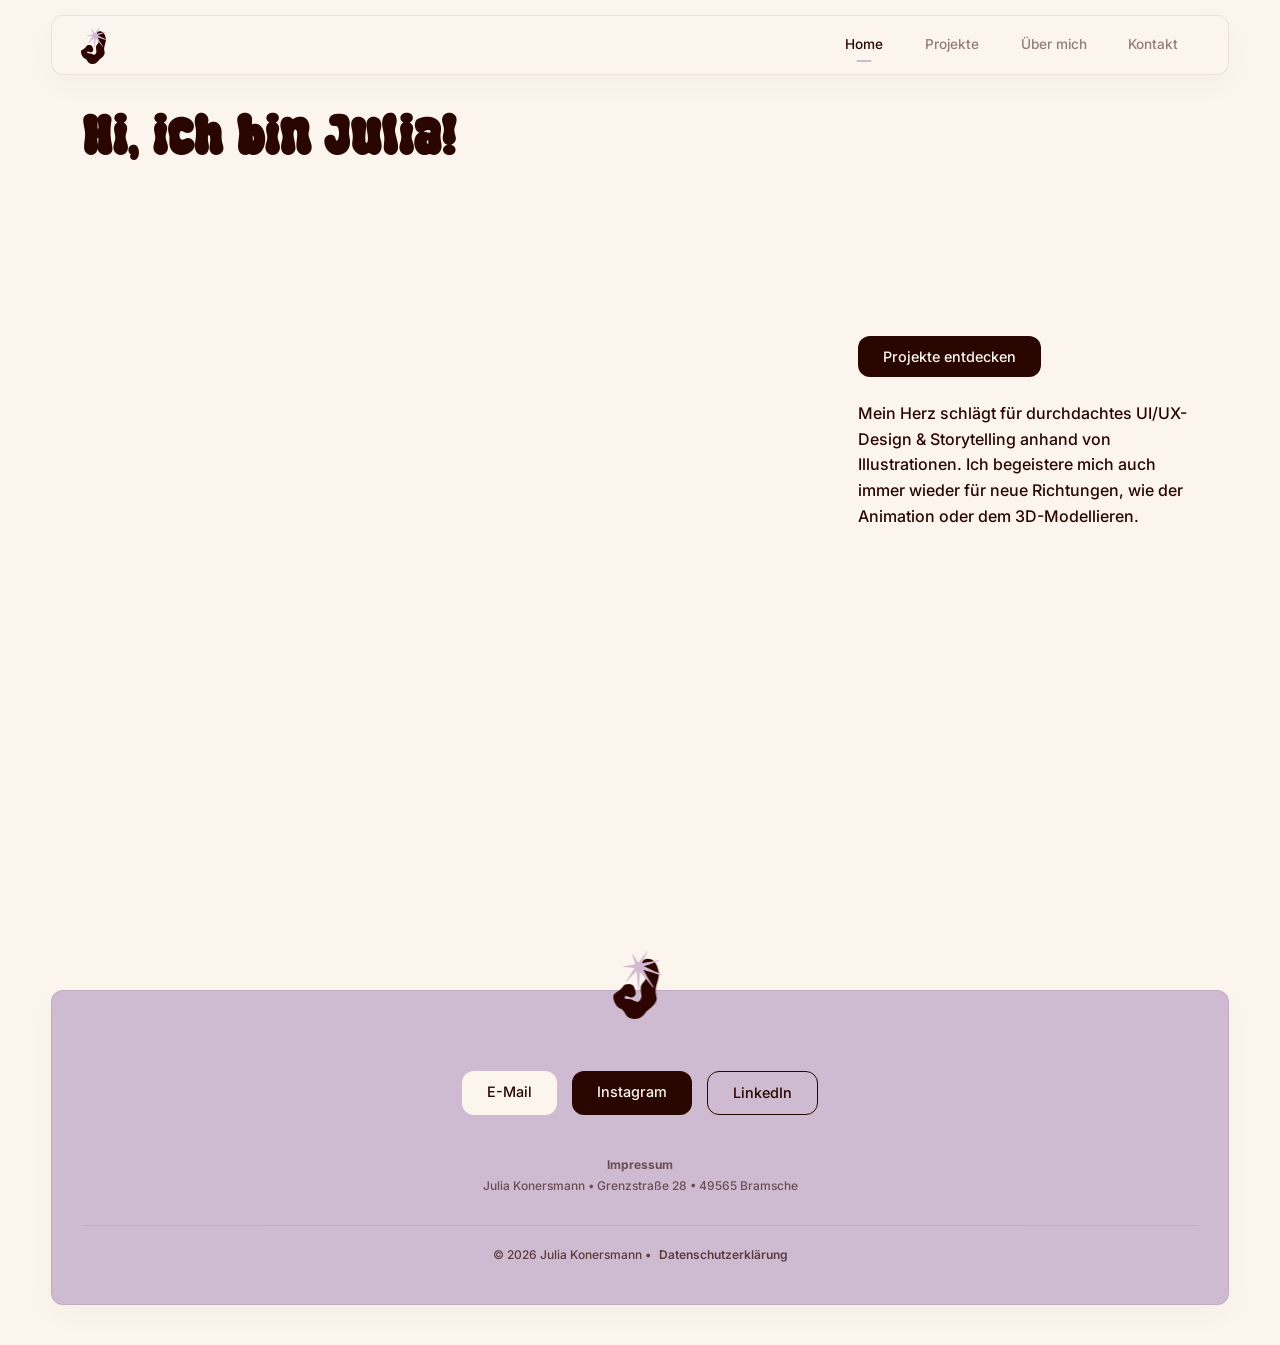
<file: index.html>
<!DOCTYPE html>
<html lang="de">

<head>
    <meta charset="UTF-8">
    <meta name="viewport" content="width=device-width, initial-scale=1.0">
    <title>Portfolio von Julia</title>

    <!-- Favicon & Stylesheets -->
    <link rel="icon" type="image/svg+xml" href="images/logo.svg">
    <link href="https://cdn.jsdelivr.net/npm/bootstrap@5.3.3/dist/css/bootstrap.min.css" rel="stylesheet">
    <link rel="stylesheet" href="css/styles.css">
</head>

<body>

    <nav class="navbar navbar-expand-lg fixed-top">
        <div class="container-fluid">
            <!-- Logo -->
            <a class="navbar-brand" href="index.html">
                <img src="images/logo.svg" alt="Logo">
            </a>

            <!-- Mobil-Menü Button -->
            <button class="navbar-toggler" type="button" data-bs-toggle="collapse" data-bs-target="#navmenu">
                <span class="navbar-toggler-icon"></span>
            </button>

            <!-- Navigations-Links -->
            <div class="collapse navbar-collapse" id="navmenu">
                <ul class="navbar-nav ms-auto">
                    <li class="nav-item"><a class="nav-link active" href="index.html">Home</a></li>
                    <li class="nav-item"><a class="nav-link" href="projects.html">Projekte</a></li>
                    <li class="nav-item"><a class="nav-link" href="about.html">Über mich</a></li>
                    <li class="nav-item"><a class="nav-link" href="contact.html">Kontakt</a></li>
                </ul>
            </div>
        </div>
    </nav>


    <section class="hero-vertical-layout">
        <div class="container py-5 mt-4">

            <!-- Hauptüberschrift (Slide-In links) -->
            <div class="row">
                <div class="col-12">
                    <div class="slide-in-left">
                        <h1 class="display-4 mb-0">Hi, ich bin Julia!</h1>
                    </div>
                </div>
            </div>

            <!-- Hauptinhalt (Video & Text) -->
            <div class="row align-items-end g-5">

                <!-- Linke Spalte: MP4-Animation -->
                <div class="col-lg-8">
                    <div class="video-hero-wrapper-tight">
                        <video autoplay loop muted playsinline class="hero-video-contain hero-animation">
                            <source src="images/desk.mp4" type="video/mp4">
                        </video>
                    </div>
                </div>

                <!-- Rechte Spalte: CTA & Beschreibung (Slide-In rechts verzögert) -->
                <div class="col-lg-4">
                    <div class="slide-in-right-delayed d-flex flex-column align-items-start">

                        <a href="projects.html" class="stamp-btn stamp-dark mb-4">
                            Projekte entdecken
                        </a>

                        <p class="lead">
                            Mein Herz schlägt für durchdachtes UI/UX-Design & Storytelling anhand von Illustrationen.
                            Ich begeistere mich auch immer wieder für neue Richtungen, wie der Animation oder dem
                            3D-Modellieren.
                        </p>

                    </div>
                </div>

            </div>

        </div>
    </section>


    <footer class="site-footer">
        <div class="container text-center">

            <!-- Schwebendes Footer-Logo -->
            <div class="footer-logo-wrapper">
                <img src="images/logo.svg" class="footer-logo" alt="Logo">
            </div>

            <!-- Social-Media "Stempel" Knöpfe -->
            <div class="footer-stamps justify-content-center">
                <a href="#" class="stamp-btn stamp-beige">E-Mail</a>
                <a href="#" class="stamp-btn stamp-dark">Instagram</a>
                <a href="#" class="stamp-btn stamp-outline">LinkedIn</a>
            </div>

            <!-- Rechtliches & Adresse -->
            <div class="footer-mini-impressum">
                <p><strong>Impressum</strong></p>
                <p>Julia Konersmann • Grenzstraße 28 • 49565 Bramsche</p>
            </div>

            <!-- Copyright & Datenschutz -->
            <div class="footer-info-bar">
                <div class="footer-copyright w-100">
                    © 2026 Julia Konersmann •
                    <a href="documents/datenschutzerklaerung.pdf" target="_blank" rel="noopener noreferrer">
                        Datenschutzerklärung
                    </a>
                </div>
            </div>

        </div>
    </footer>

    <!-- Bootstrap Scripts -->
    <script src="https://cdn.jsdelivr.net/npm/bootstrap@5.3.3/dist/js/bootstrap.bundle.min.js"></script>
</body>

</html>
</file>
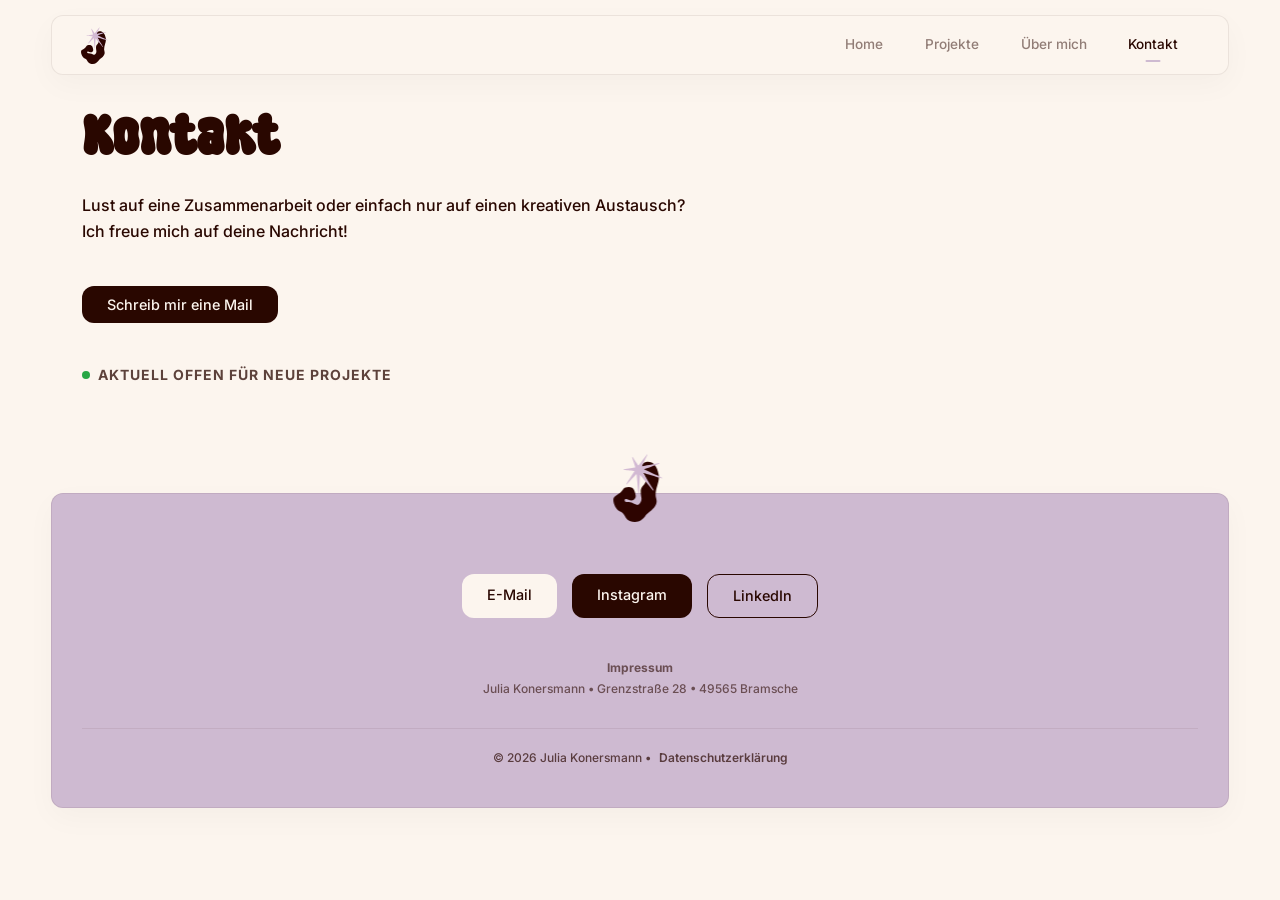
<file: contact.html>
<!DOCTYPE html>
<html lang="de">

<head>
    <meta charset="UTF-8">
    <meta name="viewport" content="width=device-width, initial-scale=1.0">
    <title>Kontakt – Julia</title>
    <link rel="icon" type="image/svg+xml" href="images/logo.svg">
    <link href="https://cdn.jsdelivr.net/npm/bootstrap@5.3.3/dist/css/bootstrap.min.css" rel="stylesheet">
    <link rel="stylesheet" href="css/styles.css">
</head>

<body>

    <nav class="navbar navbar-expand-lg fixed-top">
        <div class="container-fluid">
            <a class="navbar-brand" href="index.html">
                <img src="images/logo.svg" height="50" alt="Logo">
            </a>
            <button class="navbar-toggler" type="button" data-bs-toggle="collapse" data-bs-target="#navmenu">
                <span class="navbar-toggler-icon"></span>
            </button>
            <div class="collapse navbar-collapse" id="navmenu">
                <ul class="navbar-nav ms-auto">
                    <li class="nav-item"><a class="nav-link" href="index.html">Home</a></li>
                    <li class="nav-item"><a class="nav-link" href="projects.html">Projekte</a></li>
                    <li class="nav-item"><a class="nav-link" href="about.html">Über mich</a></li>
                    <li class="nav-item"><a class="nav-link active" href="contact.html">Kontakt</a></li>
                </ul>
            </div>
        </div>
    </nav>

    <section class="contact-page-layout">
        <div class="container py-5 mt-4">
            <div class="row">
                <div class="col-lg-8 text-start">

                    <h1 class="display-4 mb-4">Kontakt</h1>

                    <p class="lead mt-3 mb-5">
                        Lust auf eine Zusammenarbeit oder einfach nur auf einen kreativen Austausch? <br>
                        Ich freue mich auf deine Nachricht!
                    </p>

                    <div class="mb-5">
                        <a href="mailto:julia.konersmann05@gmail.com" class="stamp-btn stamp-dark">
                            Schreib mir eine Mail
                        </a>
                    </div>

                    <div class="mt-5 d-flex align-items-center">
                        <span class="status-dot me-2"></span>
                        <span class="opacity-75 small fw-bold text-uppercase" style="letter-spacing: 1px;">
                            Aktuell offen für neue Projekte
                        </span>
                    </div>

                </div>
            </div>
        </div>
    </section>
    <footer class="site-footer">
        <div class="container text-center">
            <div class="footer-logo-wrapper">
                <img src="images/logo.svg" class="footer-logo" alt="Logo">
            </div>

            <div class="footer-stamps justify-content-center">
                <a href="#" class="stamp-btn stamp-beige">E-Mail</a>
                <a href="#" class="stamp-btn stamp-dark">Instagram</a>
                <a href="#" class="stamp-btn stamp-outline">LinkedIn</a>
            </div>

            <div class="footer-mini-impressum">
                <p><strong>Impressum</strong></p>
                <p>Julia Konersmann • Grenzstraße 28 • 49565 Bramsche</p>
            </div>

            <div class="footer-info-bar">
                <div class="footer-copyright w-100">
                    © 2026 Julia Konersmann • <a href="datenschutz.html">Datenschutzerklärung</a>
                </div>
            </div>
        </div>
    </footer>
    <script src="https://cdn.jsdelivr.net/npm/bootstrap@5.3.3/dist/js/bootstrap.bundle.min.js"></script>
</body>

</html>
</file>
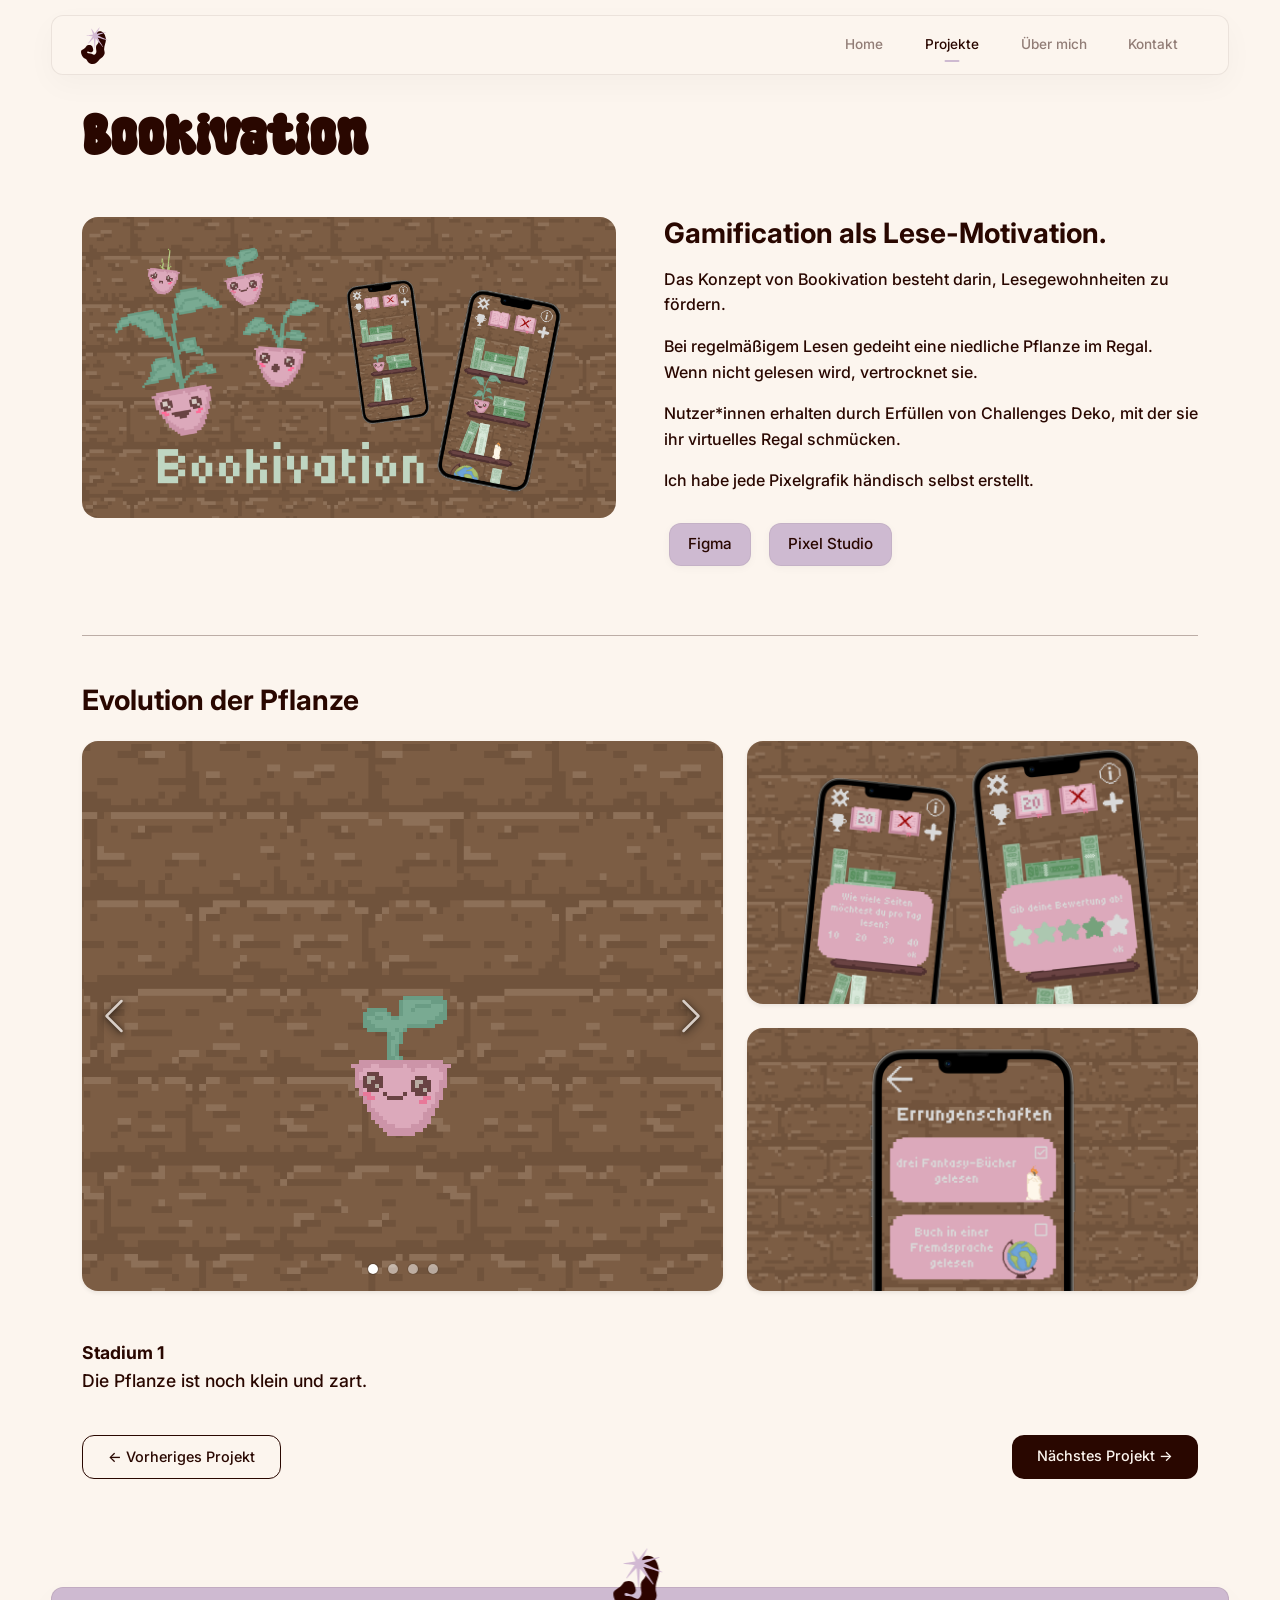
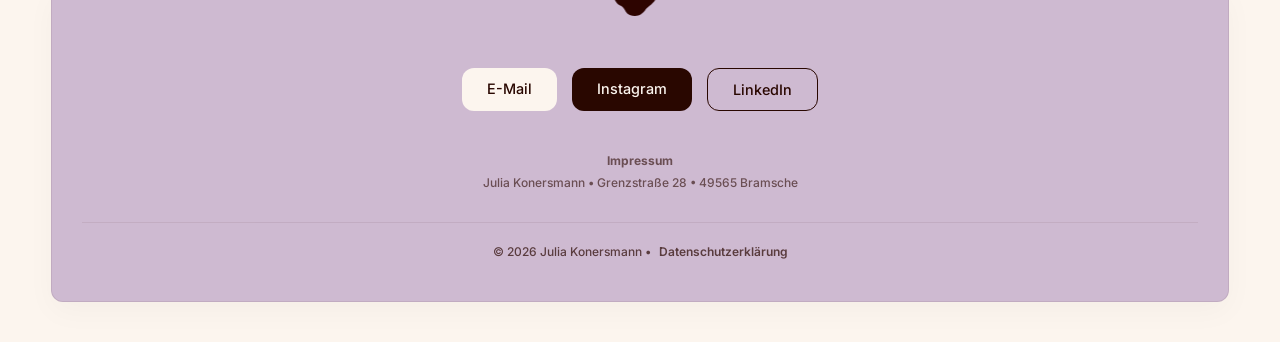
<file: project03.html>
<!DOCTYPE html>
<html lang="de">

<head>
    <meta charset="UTF-8">
    <meta name="viewport" content="width=device-width, initial-scale=1.0">
    <title>Bookivation - Julia Konersmann</title>

    <link rel="icon" type="image/svg+xml" href="images/logo.svg">
    <link href="https://cdn.jsdelivr.net/npm/bootstrap@5.3.3/dist/css/bootstrap.min.css" rel="stylesheet">
    <link rel="stylesheet" href="css/styles.css">

    <style>
        /* Verhindert, dass die Pixel-Art Pflanzen verzerrt und gestreckt werden */
        .detail-gallery-container .carousel-item img.pixel-art-img {
            width: auto !important;
            height: auto !important;
            max-height: 80% !important;
            object-fit: contain !important;
        }
    </style>
</head>

<body>

    <nav class="navbar navbar-expand-lg fixed-top">
        <div class="container-fluid">
            <a class="navbar-brand" href="index.html">
                <img src="images/logo.svg" alt="Logo">
            </a>
            <button class="navbar-toggler" type="button" data-bs-toggle="collapse" data-bs-target="#navmenu">
                <span class="navbar-toggler-icon"></span>
            </button>
            <div class="collapse navbar-collapse" id="navmenu">
                <ul class="navbar-nav ms-auto">
                    <li class="nav-item"><a class="nav-link" href="index.html">Home</a></li>
                    <li class="nav-item"><a class="nav-link active" href="projects.html">Projekte</a></li>
                    <li class="nav-item"><a class="nav-link" href="about.html">Über mich</a></li>
                    <li class="nav-item"><a class="nav-link" href="contact.html">Kontakt</a></li>
                </ul>
            </div>
        </div>
    </nav>

    <section class="container text-start py-5 mt-4">
        <div class="row">
            <div class="col-lg-12">
                <h1 class="display-4 mb-0">Bookivation</h1>
            </div>
        </div>
    </section>

    <section class="project-detail-layout">
        <div class="container pb-5">

            <div class="row align-items-start g-5">
                <div class="col-lg-6">
                    <div class="video-container-compact">
                        <div class="ratio ratio-16x9">
                            <img src="images/BookivationTitle.png" class="w-100 h-100 object-fit-cover rounded-4"
                                alt="Lesetracker App">
                        </div>
                    </div>
                </div>

                <div class="col-lg-6 text-start">
                    <div class="d-flex flex-column align-items-start">
                        <h3 class="mt-0 mb-3">Gamification als Lese-Motivation.</h3>
                        <p>
                            Das Konzept von Bookivation besteht darin, Lesegewohnheiten zu fördern.
                        </p>
                        <p>
                            Bei regelmäßigem Lesen gedeiht eine niedliche Pflanze im Regal. Wenn nicht gelesen wird,
                            vertrocknet sie.
                        </p>
                        <p>
                            Nutzer*innen erhalten durch Erfüllen von Challenges Deko, mit der sie ihr virtuelles Regal
                            schmücken.
                        </p>
                        <p>
                            Ich habe jede Pixelgrafik händisch selbst erstellt.
                        </p>

                        <div class="d-flex flex-wrap gap-2 mt-2">
                            <span class="tool-badge">Figma</span>
                            <span class="tool-badge">Pixel Studio</span>
                        </div>
                    </div>
                </div>
            </div>

            <!-- Galerie -->
            <div id="design-process" class="row mt-5">
                <div class="col-lg-12">
                    <hr style="border-top: 1px solid #290700; opacity: 0.3; margin-bottom: 3rem;">
                    <h3 class="mb-4 text-start">Evolution der Pflanze</h3>

                    <!-- Bilder-Grid -->
                    <div class="row g-4 detail-gallery-row align-items-stretch">

                        <!-- Karussell -->
                        <div class="col-lg-7 col-carousel order-1">
                            <div id="designCarousel"
                                class="carousel slide detail-gallery-container rounded-4 shadow-sm overflow-hidden"
                                data-bs-ride="false">
                                <div class="carousel-indicators mb-3">
                                    <button type="button" data-bs-target="#designCarousel" data-bs-slide-to="0"
                                        class="active"></button>
                                    <button type="button" data-bs-target="#designCarousel"
                                        data-bs-slide-to="1"></button>
                                    <button type="button" data-bs-target="#designCarousel"
                                        data-bs-slide-to="2"></button>
                                    <button type="button" data-bs-target="#designCarousel"
                                        data-bs-slide-to="3"></button>
                                </div>

                                <div class="carousel-inner">
                                    <div class="carousel-item active">
                                        <div class="d-flex align-items-center justify-content-center h-100">
                                            <img src="images/plant1.png" class="pixel-art-img" alt="Klein">
                                        </div>
                                        <div class="slide-text d-none">
                                            <p><strong>Stadium 1</strong><br>Die Pflanze ist noch klein und zart.</p>
                                        </div>
                                    </div>

                                    <div class="carousel-item">
                                        <div class="d-flex align-items-center justify-content-center h-100">
                                            <img src="images/plant2.png" class="pixel-art-img" alt="Mittel">
                                        </div>
                                        <div class="slide-text d-none">
                                            <p><strong>Stadium 2</strong><br>Sie wächst bei regelmäßigem Lesen.</p>
                                        </div>
                                    </div>

                                    <div class="carousel-item">
                                        <div class="d-flex align-items-center justify-content-center h-100">
                                            <img src="images/plant3.png" class="pixel-art-img" alt="Gross">
                                        </div>
                                        <div class="slide-text d-none">
                                            <p><strong>Stadium 3</strong><br>Sie blüht in voller Pracht.</p>
                                        </div>
                                    </div>

                                    <div class="carousel-item">
                                        <div class="d-flex align-items-center justify-content-center h-100">
                                            <img src="images/plantDead.png" class="pixel-art-img" alt="Tot">
                                        </div>
                                        <div class="slide-text d-none">
                                            <p><strong>Stadium 0</strong><br>Bei Vernachlässigung vertrocknet sie.</p>
                                        </div>
                                    </div>
                                </div>

                                <button class="carousel-control-prev" type="button" data-bs-target="#designCarousel"
                                    data-bs-slide="prev">
                                    <span class="carousel-control-prev-icon" aria-hidden="true"></span>
                                </button>
                                <button class="carousel-control-next" type="button" data-bs-target="#designCarousel"
                                    data-bs-slide="next">
                                    <span class="carousel-control-next-icon" aria-hidden="true"></span>
                                </button>
                            </div>
                        </div>

                        <div class="col-12 col-lg-7 text-start order-2 order-lg-3 mt-4 mt-lg-5"
                            style="position: relative; z-index: 5;">
                            <div id="carouselTextDisplay">
                                <p><strong>Stadium 1</strong><br>Die Pflanze ist noch klein und zart.</p>
                            </div>
                        </div>

                        <!-- Bilder -->
                        <div class="col-lg-5 col-images order-3 order-lg-2">
                            <div class="side-image-stack gap-4">
                                <div class="process-side-img rounded-4 shadow-sm overflow-hidden">
                                    <img src="images/bewertungSeitenanzahl.png" alt="Detail 1">
                                </div>
                                <div class="process-side-img rounded-4 shadow-sm overflow-hidden">
                                    <img src="images/errungenschaften.png" alt="Detail 2">
                                </div>
                            </div>
                        </div>

                    </div>
                </div>
            </div>

            <div class="row mt-3">
                <div class="col-12 d-flex justify-content-between">
                    <a href="project02.html" class="stamp-btn stamp-outline">← Vorheriges Projekt</a>
                    <a href="project04.html" class="stamp-btn stamp-dark">Nächstes Projekt →</a>
                </div>
            </div>

        </div>
    </section>

    <footer class="site-footer">
        <div class="container text-center">
            <div class="footer-logo-wrapper">
                <img src="images/logo.svg" class="footer-logo" alt="Logo">
            </div>

            <div class="footer-stamps justify-content-center">
                <a href="#" class="stamp-btn stamp-beige">E-Mail</a>
                <a href="#" class="stamp-btn stamp-dark">Instagram</a>
                <a href="#" class="stamp-btn stamp-outline">LinkedIn</a>
            </div>

            <div class="footer-mini-impressum">
                <p><strong>Impressum</strong></p>
                <p>Julia Konersmann • Grenzstraße 28 • 49565 Bramsche</p>
            </div>

            <div class="footer-info-bar">
                <div class="footer-copyright w-100">
                    © 2026 Julia Konersmann •
                    <a href="documents/datenschutzerklaerung.pdf" target="_blank"
                        rel="noopener noreferrer">Datenschutzerklärung</a>
                </div>
            </div>
        </div>
    </footer>

    <script src="https://cdn.jsdelivr.net/npm/bootstrap@5.3.3/dist/js/bootstrap.bundle.min.js"></script>

    <script>
        document.addEventListener('DOMContentLoaded', function () {
            const carousel = document.getElementById('designCarousel');
            const textDisplay = document.getElementById('carouselTextDisplay');

            carousel.addEventListener('slide.bs.carousel', function () {
                textDisplay.style.opacity = 0;
            });

            carousel.addEventListener('slid.bs.carousel', function (event) {
                const activeItem = event.relatedTarget;
                const newTextHtml = activeItem.querySelector('.slide-text').innerHTML;
                textDisplay.innerHTML = newTextHtml;
                textDisplay.style.opacity = 1;
            });
        });
    </script>
</body>

</html>
</file>
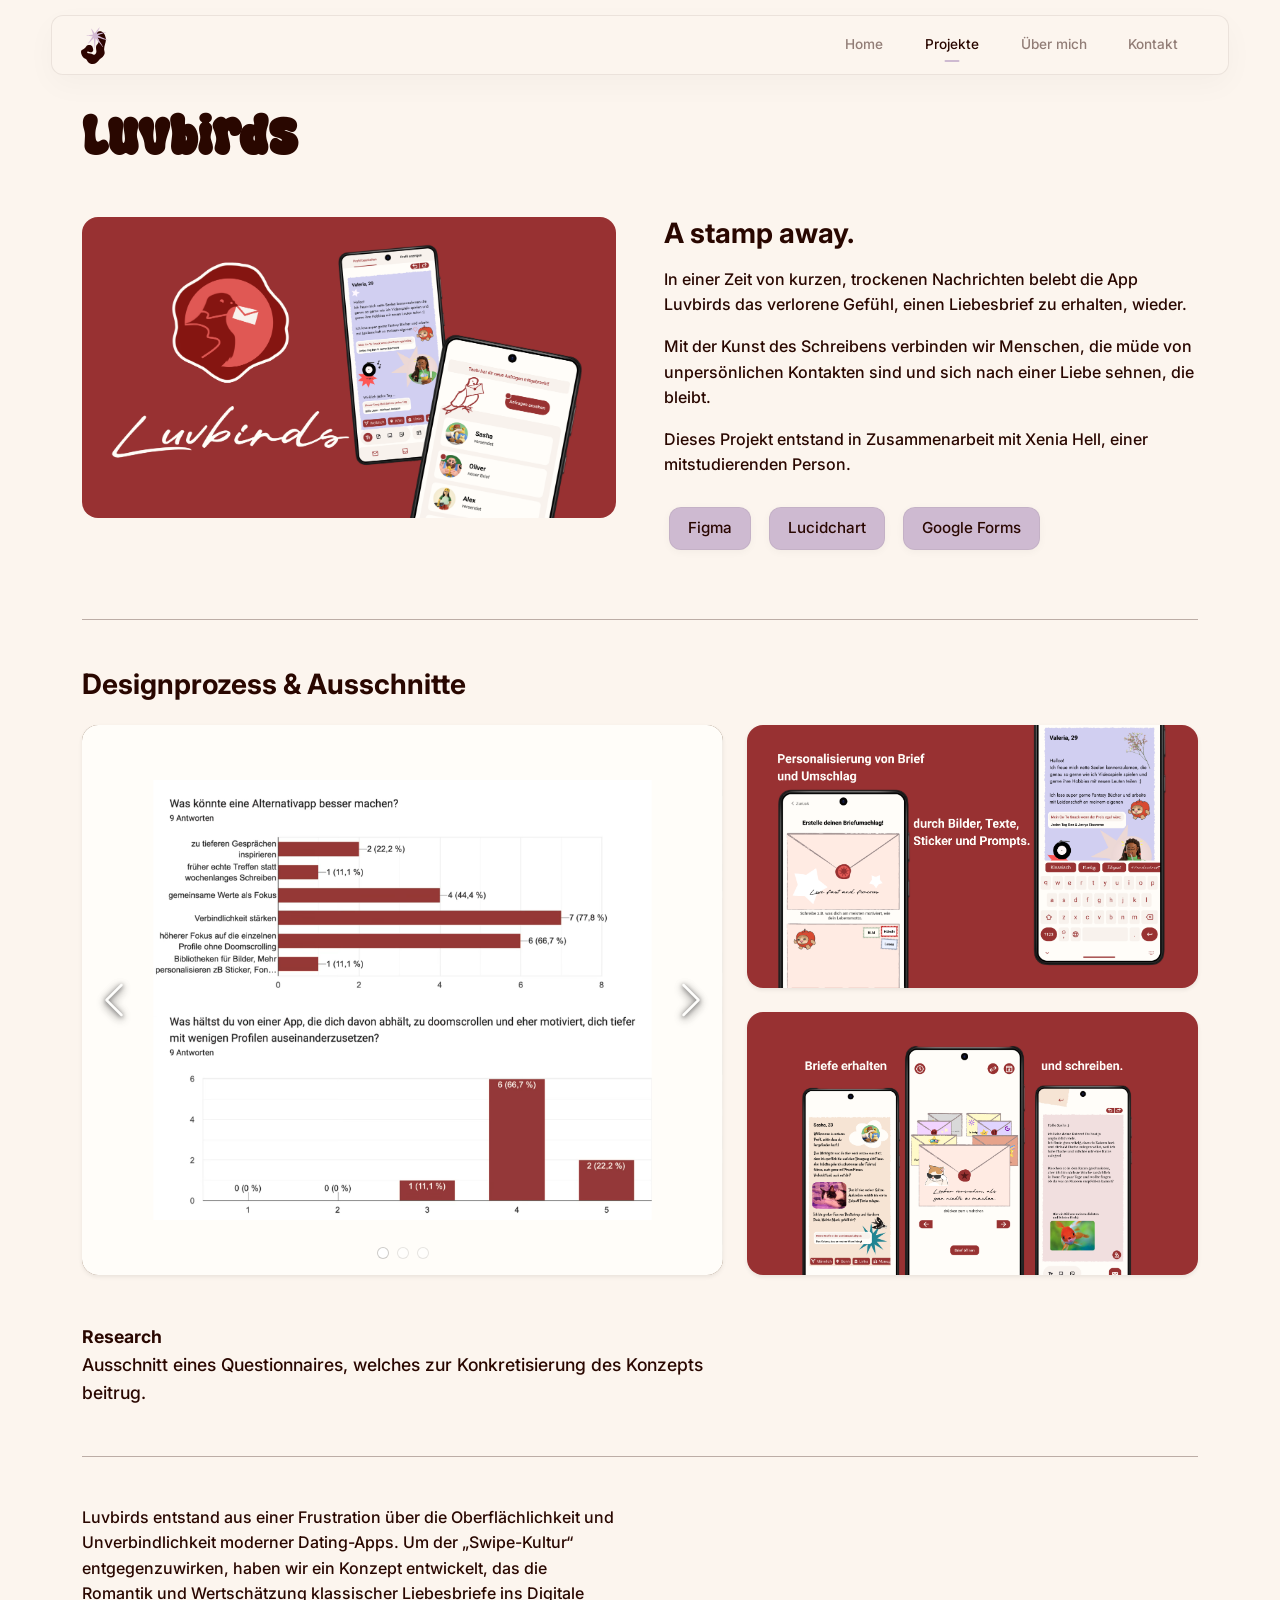
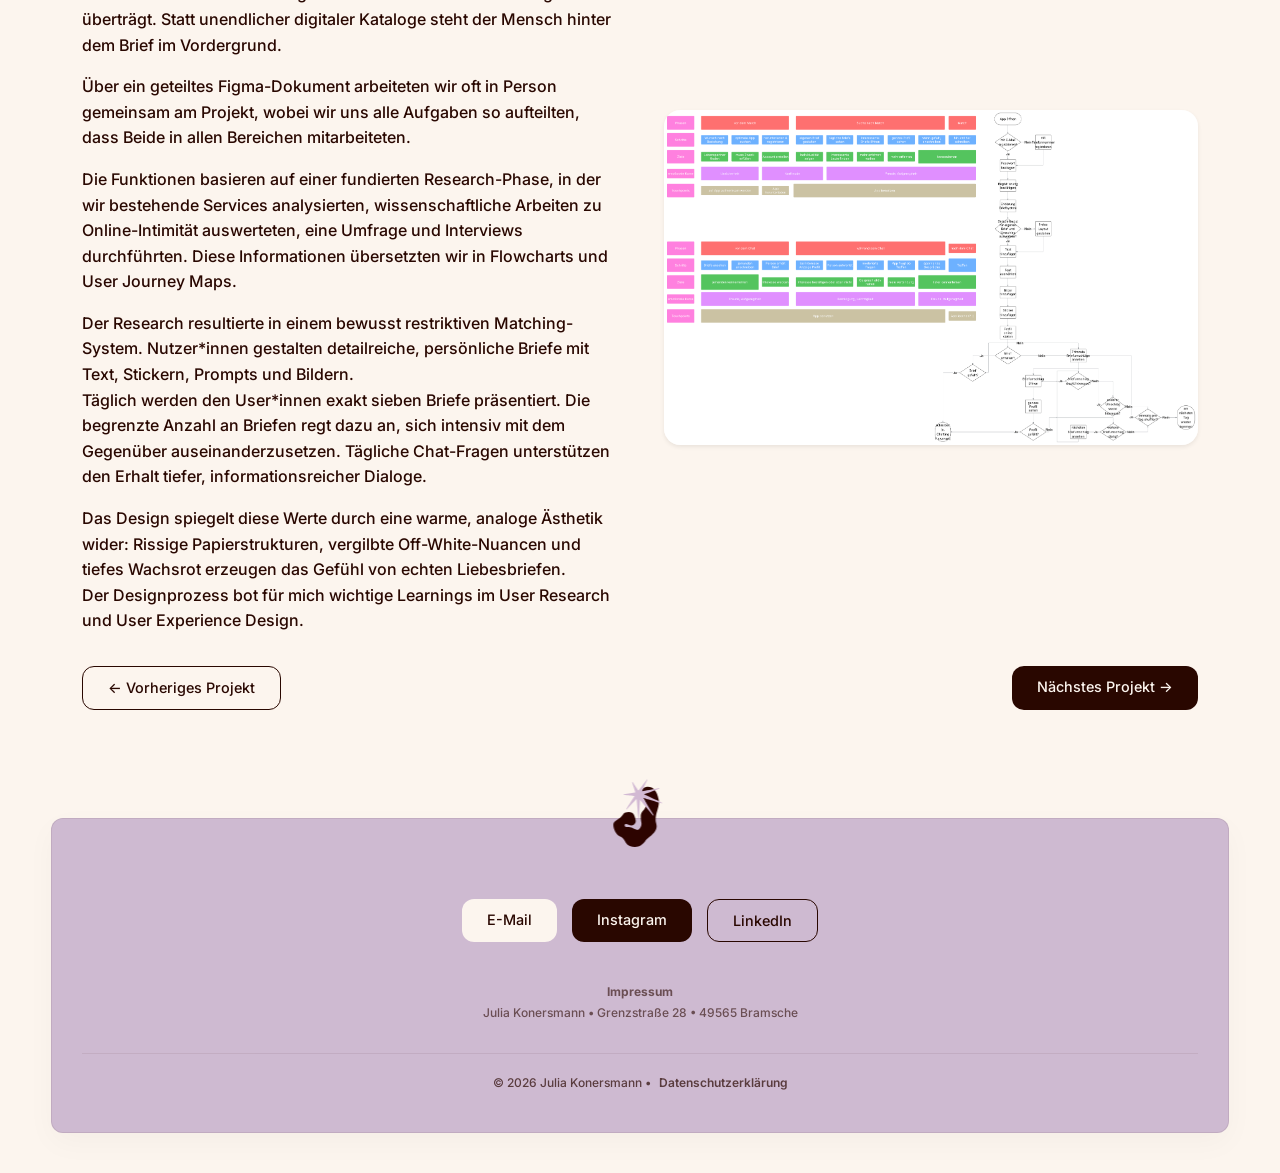
<file: project04.html>
<!DOCTYPE html>
<html lang="de">

<head>
    <meta charset="UTF-8">
    <meta name="viewport" content="width=device-width, initial-scale=1.0">
    <title>Luvbirds</title>

    <!-- Stylesheets -->
    <link rel="icon" type="image/svg+xml" href="images/logo.svg">
    <link href="https://cdn.jsdelivr.net/npm/bootstrap@5.3.3/dist/css/bootstrap.min.css" rel="stylesheet">
    <link rel="stylesheet" href="css/styles.css">
</head>

<body>

    <!-- Navigation -->
    <nav class="navbar navbar-expand-lg fixed-top">
        <div class="container-fluid">
            <a class="navbar-brand" href="index.html">
                <img src="images/logo.svg" alt="Logo">
            </a>
            <button class="navbar-toggler" type="button" data-bs-toggle="collapse" data-bs-target="#navmenu">
                <span class="navbar-toggler-icon"></span>
            </button>
            <div class="collapse navbar-collapse" id="navmenu">
                <ul class="navbar-nav ms-auto">
                    <li class="nav-item"><a class="nav-link" href="index.html">Home</a></li>
                    <li class="nav-item"><a class="nav-link active" href="projects.html">Projekte</a></li>
                    <li class="nav-item"><a class="nav-link" href="about.html">Über mich</a></li>
                    <li class="nav-item"><a class="nav-link" href="contact.html">Kontakt</a></li>
                </ul>
            </div>
        </div>
    </nav>

    <!-- Header -->
    <section class="container text-start py-5 mt-4">
        <div class="row">
            <div class="col-lg-12">
                <h1 class="display-4 mb-0">Luvbirds</h1>
            </div>
        </div>
    </section>

    <!-- Projektbereich -->
    <section class="project-detail-layout">
        <div class="container pb-5">

            <!-- Titelbild und Beschreibung -->
            <div class="row align-items-start g-5">
                <div class="col-lg-6">
                    <div class="video-container-compact">
                        <div class="ratio ratio-16x9">
                            <img src="images/luvbirdsTitle.png" class="w-100 h-100 object-fit-cover rounded-4"
                                alt="Luvbirds Brand">
                        </div>
                    </div>
                </div>

                <div class="col-lg-6 text-start">
                    <div class="d-flex flex-column align-items-start">
                        <h3 class="mt-0 mb-3">A stamp away.</h3>
                        <p>
                            In einer Zeit von kurzen, trockenen Nachrichten belebt die App
                            Luvbirds das verlorene Gefühl, einen Liebesbrief zu erhalten, wieder.
                        </p>
                        <p>
                            Mit der Kunst des Schreibens verbinden wir Menschen, die müde von unpersönlichen Kontakten
                            sind und sich nach einer Liebe sehnen, die bleibt.
                        </p>
                        <p>
                            Dieses Projekt entstand in Zusammenarbeit mit Xenia Hell, einer mitstudierenden Person.
                        </p>
                        <div class="d-flex flex-wrap gap-2 mt-2">
                            <span class="tool-badge">Figma</span>
                            <span class="tool-badge">Lucidchart</span>
                            <span class="tool-badge">Google Forms</span>
                        </div>
                    </div>
                </div>
            </div>

            <!-- Galerie -->
            <div id="design-process" class="row mt-5">
                <div class="col-lg-12">
                    <hr style="border-top: 1px solid #290700; opacity: 0.3; margin-bottom: 3rem;">
                    <h3 class="mb-4 text-start">Designprozess & Ausschnitte</h3>

                    <!-- Bilder-Grid -->
                    <div class="row g-4 detail-gallery-row align-items-stretch">

                        <!-- Karussell -->
                        <div class="col-lg-7 col-carousel order-1">
                            <div id="designCarousel"
                                class="carousel slide detail-gallery-container rounded-4 shadow-sm overflow-hidden"
                                data-bs-ride="false">
                                <div class="carousel-indicators mb-3">
                                    <button type="button" data-bs-target="#designCarousel" data-bs-slide-to="0"
                                        class="active"></button>
                                    <button type="button" data-bs-target="#designCarousel"
                                        data-bs-slide-to="1"></button>
                                    <button type="button" data-bs-target="#designCarousel"
                                        data-bs-slide-to="2"></button>
                                </div>

                                <div class="carousel-inner">
                                    <div class="carousel-item active">
                                        <img src="images/luvbirdsResearch.png" alt="Research">
                                        <div class="slide-text d-none">
                                            <p><strong>Research</strong><br>Ausschnitt eines Questionnaires, welches zur
                                                Konkretisierung des Konzepts beitrug.</p>
                                        </div>
                                    </div>
                                    <div class="carousel-item">
                                        <img src="images/luvbirdsSketches.png" alt="Skizzen">
                                        <div class="slide-text d-none">
                                            <p><strong>Skizzen</strong><br>Erste Prototypen der Interfaces unserer App.
                                            </p>
                                        </div>
                                    </div>
                                    <div class="carousel-item">
                                        <img src="images/luvbirdsLowfi.png" alt="Prototyp">
                                        <div class="slide-text d-none">
                                            <p><strong>Prototyp</strong><br>Low-fidelity-Prototyp unserer App.</p>
                                        </div>
                                    </div>
                                </div>
                                <button class="carousel-control-prev" type="button" data-bs-target="#designCarousel"
                                    data-bs-slide="prev">
                                    <span class="carousel-control-prev-icon" aria-hidden="true"></span>
                                </button>
                                <button class="carousel-control-next" type="button" data-bs-target="#designCarousel"
                                    data-bs-slide="next">
                                    <span class="carousel-control-next-icon" aria-hidden="true"></span>
                                </button>
                            </div>
                        </div>

                        <div class="col-12 col-lg-7 text-start order-2 order-lg-3 mt-4 mt-lg-5"
                            style="position: relative; z-index: 5;">
                            <div id="carouselTextDisplay">
                                <p><strong>Research</strong><br>Ausschnitt eines Questionnaires, welches zur
                                    Konkretisierung des Konzepts beitrug.</p>
                            </div>
                        </div>

                        <!-- Bilder -->
                        <div class="col-lg-5 col-images order-3 order-lg-2">
                            <div class="side-image-stack gap-4">
                                <div class="process-side-img rounded-4 shadow-sm overflow-hidden">
                                    <img src="images/luvbirdsProfil.png" alt="Profil">
                                </div>
                                <div class="process-side-img rounded-4 shadow-sm overflow-hidden">
                                    <img src="images/luvbirdsSchreiben.png" alt="Briefe schreiben">
                                </div>
                            </div>
                        </div>

                    </div>
                </div>
            </div>

            <hr style="border-top: 1px solid #290700; opacity: 0.3; margin-top: 2rem; margin-bottom: 1rem;">

            <!-- TEXTBEREICH: KONZEPT, DESIGNPROZESS & LEARNINGS -->
            <div class="row mt-0 mb-2 align-items-center g-5" style="margin-top: -1rem !important;">

                <div class="col-lg-6 text-start">
                    <p>
                        Luvbirds entstand aus einer Frustration über die Oberflächlichkeit und Unverbindlichkeit
                        moderner Dating-Apps. Um der „Swipe-Kultur“ entgegenzuwirken, haben wir ein Konzept entwickelt,
                        das die Romantik und Wertschätzung klassischer Liebesbriefe ins Digitale überträgt. Statt
                        unendlicher digitaler Kataloge steht der Mensch hinter dem Brief im Vordergrund.
                    </p>
                    <p>
                        Über ein geteiltes Figma-Dokument arbeiteten wir oft in Person gemeinsam am Projekt, wobei wir
                        uns alle Aufgaben so aufteilten, dass Beide in allen Bereichen mitarbeiteten.
                    </p>
                    <p>
                        Die Funktionen basieren auf einer fundierten Research-Phase, in der wir bestehende Services
                        analysierten, wissenschaftliche Arbeiten zu Online-Intimität auswerteten, eine Umfrage und
                        Interviews durchführten. Diese Informationen übersetzten wir in Flowcharts und User Journey
                        Maps.
                    </p>
                    <p>
                        Der Research resultierte in einem bewusst restriktiven Matching-System. Nutzer*innen gestalten
                        detailreiche, persönliche Briefe mit Text, Stickern, Prompts und Bildern. <br> Täglich werden den User*innen
                        exakt
                        sieben Briefe präsentiert. Die begrenzte Anzahl an Briefen regt dazu an, sich intensiv mit dem
                        Gegenüber auseinanderzusetzen. Tägliche Chat-Fragen unterstützen den Erhalt tiefer,
                        informationsreicher Dialoge.
                    </p>
                    <p>
                        Das Design spiegelt diese Werte durch eine warme, analoge Ästhetik wider: Rissige
                        Papierstrukturen, vergilbte Off-White-Nuancen und tiefes Wachsrot erzeugen das Gefühl von echten
                        Liebesbriefen. <br> Der Designprozess bot für mich wichtige Learnings im User Research und
                        User Experience Design.
                    </p>
                </div>

                <div class="col-lg-6">
                    <img src="images/luvbirdsCharts.png" class="w-100 rounded-4 shadow-sm object-fit-cover"
                        alt="Einblick in das Schreib-Interface der Luvbirds App" style="max-height: 450px;">
                </div>

            </div>

            <!-- Projekt-Navigation -->
            <div class="row mt-3">
                <div class="col-12 d-flex justify-content-between">
                    <a href="project03.html" class="stamp-btn stamp-outline">← Vorheriges Projekt</a>
                    <a href="project05.html" class="stamp-btn stamp-dark">Nächstes Projekt →</a>
                </div>
            </div>
        </div>
    </section>

    <!-- Footer -->
    <footer class="site-footer">
        <div class="container text-center">
            <div class="footer-logo-wrapper">
                <img src="images/logo.svg" class="footer-logo" alt="Logo">
            </div>

            <div class="footer-stamps justify-content-center">
                <a href="#" class="stamp-btn stamp-beige">E-Mail</a>
                <a href="#" class="stamp-btn stamp-dark">Instagram</a>
                <a href="#" class="stamp-btn stamp-outline">LinkedIn</a>
            </div>

            <div class="footer-mini-impressum">
                <p><strong>Impressum</strong></p>
                <p>Julia Konersmann • Grenzstraße 28 • 49565 Bramsche</p>
            </div>

            <div class="footer-info-bar">
                <div class="footer-copyright w-100">
                    © 2026 Julia Konersmann •
                    <a href="documents/datenschutzerklaerung.pdf" target="_blank"
                        rel="noopener noreferrer">Datenschutzerklärung</a>
                </div>
            </div>
        </div>
    </footer>

    <!-- Scripts -->
    <script src="https://cdn.jsdelivr.net/npm/bootstrap@5.3.3/dist/js/bootstrap.bundle.min.js"></script>

    <script>
        document.addEventListener('DOMContentLoaded', function () {
            const carousel = document.getElementById('designCarousel');
            const textDisplay = document.getElementById('carouselTextDisplay');

            carousel.addEventListener('slide.bs.carousel', function () {
                textDisplay.style.opacity = 0;
            });

            carousel.addEventListener('slid.bs.carousel', function (event) {
                const activeItem = event.relatedTarget;
                const newTextHtml = activeItem.querySelector('.slide-text').innerHTML;
                textDisplay.innerHTML = newTextHtml;
                textDisplay.style.opacity = 1;
            });
        });
    </script>
</body>

</html>
</file>
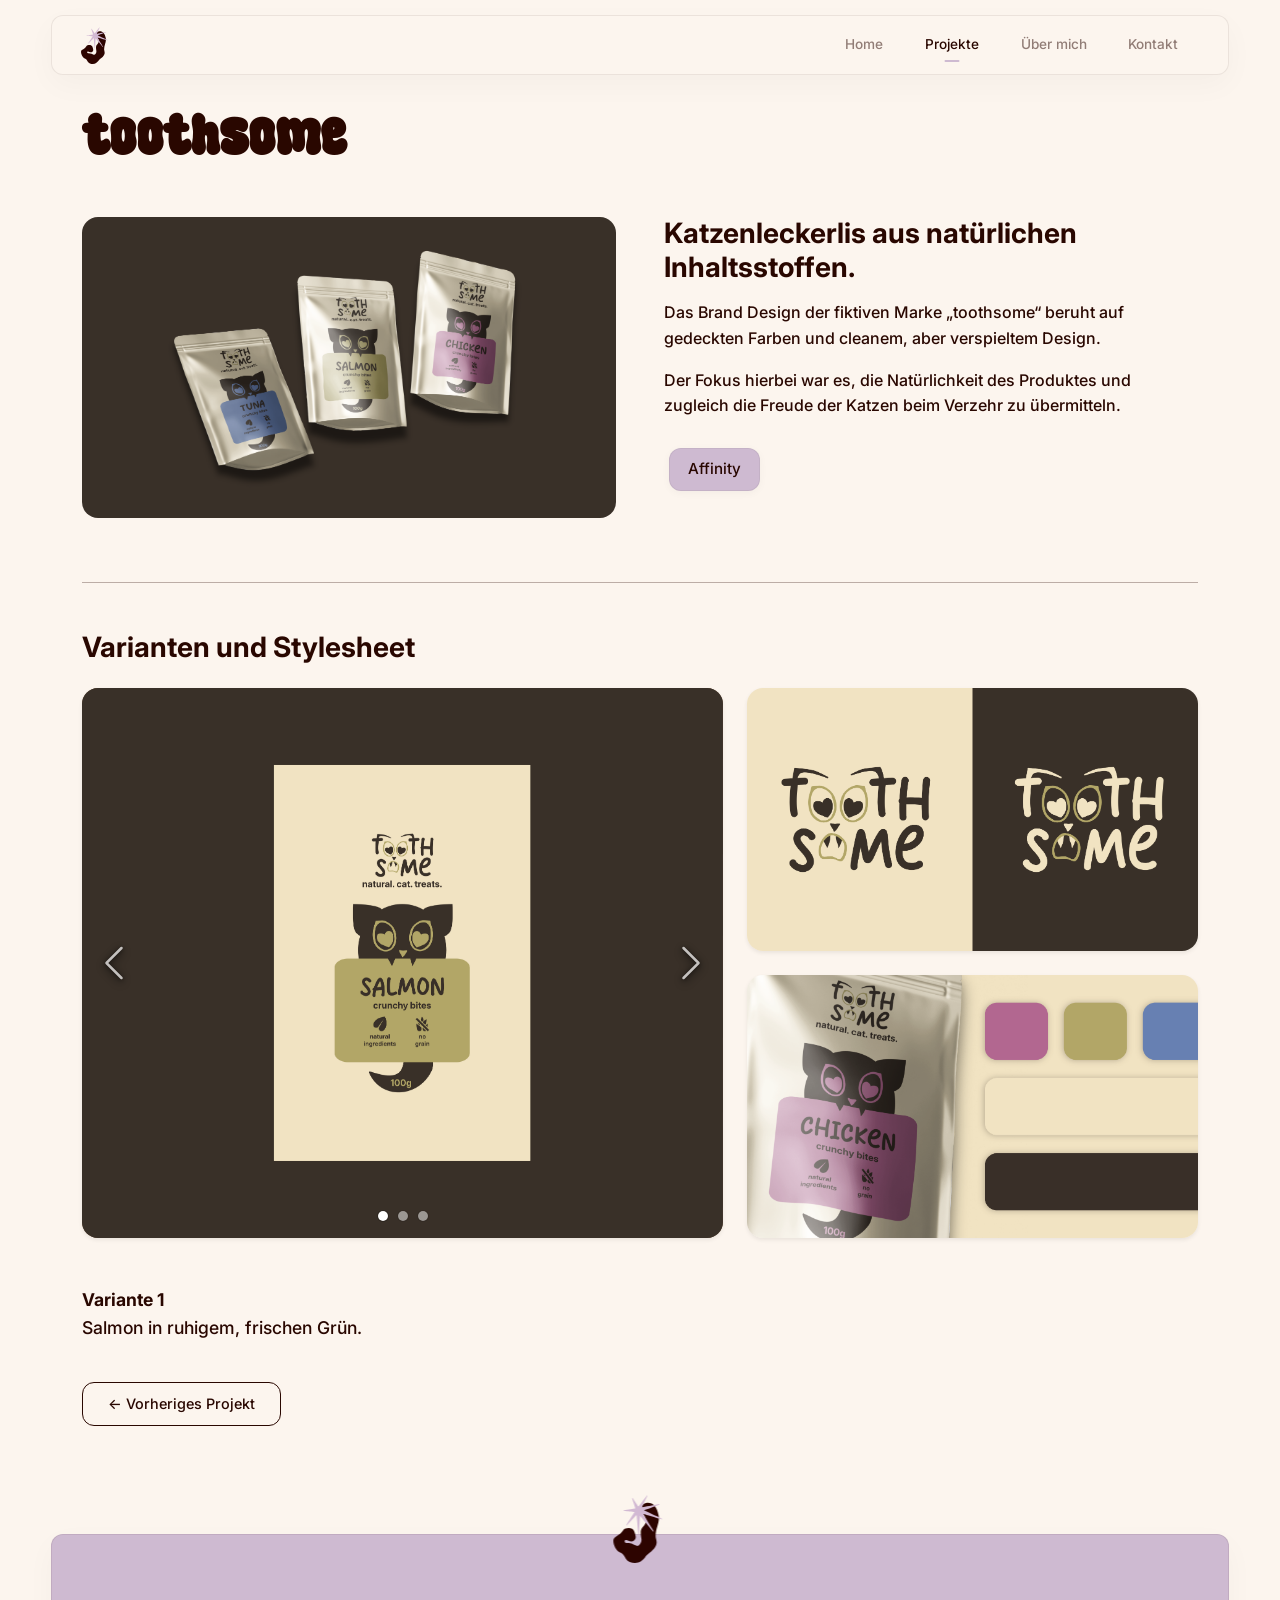
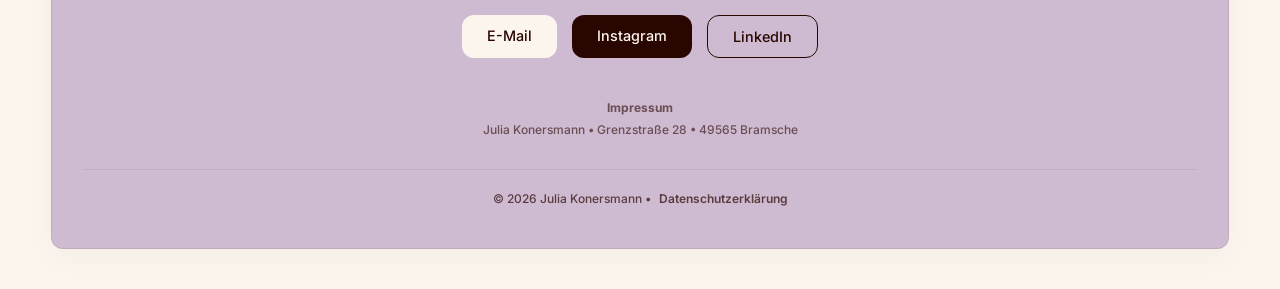
<file: project06.html>
<!DOCTYPE html>
<html lang="de">

<head>
    <meta charset="UTF-8">
    <meta name="viewport" content="width=device-width, initial-scale=1.0">
    <title>toothsome - Julia Konersmann</title>

    <!-- Stylesheets -->
    <link rel="icon" type="image/svg+xml" href="images/logo.svg">
    <link href="https://cdn.jsdelivr.net/npm/bootstrap@5.3.3/dist/css/bootstrap.min.css" rel="stylesheet">
    <link rel="stylesheet" href="css/styles.css">
</head>

<body>

    <!-- Navigation -->
    <nav class="navbar navbar-expand-lg fixed-top">
        <div class="container-fluid">
            <a class="navbar-brand" href="index.html">
                <img src="images/logo.svg" alt="Logo">
            </a>
            <button class="navbar-toggler" type="button" data-bs-toggle="collapse" data-bs-target="#navmenu">
                <span class="navbar-toggler-icon"></span>
            </button>
            <div class="collapse navbar-collapse" id="navmenu">
                <ul class="navbar-nav ms-auto">
                    <li class="nav-item"><a class="nav-link" href="index.html">Home</a></li>
                    <li class="nav-item"><a class="nav-link active" href="projects.html">Projekte</a></li>
                    <li class="nav-item"><a class="nav-link" href="about.html">Über mich</a></li>
                    <li class="nav-item"><a class="nav-link" href="contact.html">Kontakt</a></li>
                </ul>
            </div>
        </div>
    </nav>

    <!-- Header -->
    <section class="container text-start py-5 mt-4">
        <div class="row">
            <div class="col-lg-12">
                <h1 class="display-4 mb-0">toothsome</h1>
            </div>
        </div>
    </section>

    <!-- Projektbereich -->
    <section class="project-detail-layout">
        <div class="container pb-5">

            <!-- Titelbild und Beschreibung -->
            <div class="row align-items-start g-5">
                <div class="col-lg-6">
                    <div class="video-container-compact">
                        <div class="ratio ratio-16x9">
                            <img src="images/toothsomeVariants.png" class="w-100 h-100 object-fit-cover rounded-4"
                                alt="toothsome Produktvarianten Mockup">
                        </div>
                    </div>
                </div>

                <div class="col-lg-6 text-start">
                    <div class="d-flex flex-column align-items-start">
                        <h3 class="mt-0 mb-3">Katzenleckerlis aus natürlichen Inhaltsstoffen.</h3>
                        <p>
                            Das Brand Design der fiktiven Marke „toothsome“ beruht auf gedeckten Farben und cleanem,
                            aber verspieltem Design.
                        </p>
                        <p>
                            Der Fokus hierbei war es, die Natürlichkeit des Produktes und zugleich die Freude der Katzen
                            beim Verzehr zu übermitteln.
                        </p>
                        <div class="d-flex flex-wrap gap-2 mt-2">
                            <span class="tool-badge">Affinity</span>
                        </div>
                    </div>
                </div>
            </div>

            <!-- Galerie -->
            <div id="design-process" class="row mt-5">
                <div class="col-lg-12">
                    <hr style="border-top: 1px solid #290700; opacity: 0.3; margin-bottom: 3rem;">
                    <h3 class="mb-4 text-start">Varianten und Stylesheet</h3>

                    <!-- Bilder-Grid -->
                    <div class="row g-4 detail-gallery-row align-items-stretch">

                        <!-- Karussell -->
                        <div class="col-lg-7 col-carousel order-1">
                            <div id="designCarousel"
                                class="carousel slide detail-gallery-container rounded-4 shadow-sm overflow-hidden"
                                data-bs-ride="false">
                                <div class="carousel-indicators mb-3">
                                    <button type="button" data-bs-target="#designCarousel" data-bs-slide-to="0"
                                        class="active"></button>
                                    <button type="button" data-bs-target="#designCarousel"
                                        data-bs-slide-to="1"></button>
                                    <button type="button" data-bs-target="#designCarousel"
                                        data-bs-slide-to="2"></button>
                                </div>

                                <div class="carousel-inner">
                                    <div class="carousel-item active">
                                        <img src="images/toothsomeSalmon.png" alt="Verpackung Salmon">
                                        <div class="slide-text d-none">
                                            <p><strong>Variante 1</strong><br>Salmon in ruhigem, frischen Grün.</p>
                                        </div>
                                    </div>

                                    <div class="carousel-item">
                                        <img src="images/toothsomeChicken.png" alt="Verpackung Chicken">
                                        <div class="slide-text d-none">
                                            <p><strong>Variante 2</strong><br>Chicken in samtigem, beerigen Lila.</p>
                                        </div>
                                    </div>

                                    <div class="carousel-item">
                                        <img src="images/toothsomeTuna.png" alt="Verpackung Tuna">
                                        <div class="slide-text d-none">
                                            <p><strong>Variante 3</strong><br>Tuna in tiefem, angenehmen Blau.</p>
                                        </div>
                                    </div>
                                </div>

                                <button class="carousel-control-prev" type="button" data-bs-target="#designCarousel"
                                    data-bs-slide="prev">
                                    <span class="carousel-control-prev-icon" aria-hidden="true"></span>
                                </button>
                                <button class="carousel-control-next" type="button" data-bs-target="#designCarousel"
                                    data-bs-slide="next">
                                    <span class="carousel-control-next-icon" aria-hidden="true"></span>
                                </button>
                            </div>
                        </div>

                        <div class="col-12 col-lg-7 text-start order-2 order-lg-3 mt-4 mt-lg-5"
                            style="position: relative; z-index: 5;">
                            <div id="carouselTextDisplay">
                                <p><strong>Variante 1</strong><br>Salmon in ruhigem, frischen Grün.</p>
                            </div>
                        </div>

                        <!-- Bilder -->
                        <div class="col-lg-5 col-images order-3 order-lg-2">
                            <div class="side-image-stack gap-4">
                                <div class="process-side-img rounded-4 shadow-sm overflow-hidden">
                                    <img src="images/toothsomeLogos.png" alt="Logo Varianten">
                                </div>
                                <div class="process-side-img rounded-4 shadow-sm overflow-hidden">
                                    <img src="images/toothsomeStylesheet.png" alt="Brand Stylesheet">
                                </div>
                            </div>
                        </div>

                    </div>
                </div>
            </div>

            <div class="row mt-3">
                <div class="col-12 d-flex justify-content-start">
                    <a href="project05.html" class="stamp-btn stamp-outline">← Vorheriges Projekt</a>
                </div>
            </div>

        </div>
    </section>

    <!-- Footer -->
    <footer class="site-footer">
        <div class="container text-center">
            <div class="footer-logo-wrapper">
                <img src="images/logo.svg" class="footer-logo" alt="Logo">
            </div>

            <div class="footer-stamps justify-content-center">
                <a href="#" class="stamp-btn stamp-beige">E-Mail</a>
                <a href="#" class="stamp-btn stamp-dark">Instagram</a>
                <a href="#" class="stamp-btn stamp-outline">LinkedIn</a>
            </div>

            <div class="footer-mini-impressum">
                <p><strong>Impressum</strong></p>
                <p>Julia Konersmann • Grenzstraße 28 • 49565 Bramsche</p>
            </div>

            <div class="footer-info-bar">
                <div class="footer-copyright w-100">
                    © 2026 Julia Konersmann •
                    <a href="documents/datenschutzerklaerung.pdf" target="_blank"
                        rel="noopener noreferrer">Datenschutzerklärung</a>
                </div>
            </div>
        </div>
    </footer>

    <!-- Scripts -->
    <script src="https://cdn.jsdelivr.net/npm/bootstrap@5.3.3/dist/js/bootstrap.bundle.min.js"></script>

    <script>
        document.addEventListener('DOMContentLoaded', function () {
            const carousel = document.getElementById('designCarousel');
            const textDisplay = document.getElementById('carouselTextDisplay');

            carousel.addEventListener('slide.bs.carousel', function () {
                textDisplay.style.opacity = 0;
            });

            carousel.addEventListener('slid.bs.carousel', function (event) {
                const activeItem = event.relatedTarget;
                const newTextHtml = activeItem.querySelector('.slide-text').innerHTML;
                textDisplay.innerHTML = newTextHtml;
                textDisplay.style.opacity = 1;
            });
        });
    </script>
</body>

</html>
</file>
<file: css/styles.css>
/* ==========================================================================
   PORTFOLIO JULIA - HAUPT-STYLESHEET
   ========================================================================== */

/* ==========================================================================
   1. SCHRIFTEN & UTILITIES
   ========================================================================== */

   @font-face {
    font-family: 'Inter';
    src: url("../fonts/Inter/Inter-VariableFont_opsz\,wght.ttf");
    font-display: swap;
}

@font-face {
    font-family: 'Super Fashion';
    src: url("../fonts/SuperFashion.ttf");
    font-display: swap;
}

.object-fit-cover {
    object-fit: cover;
}


/* ==========================================================================
   2. BASIS-EINSTELLUNGEN & RESET
   ========================================================================== */

html {
    overflow-y: scroll;
    overflow-x: hidden;
    width: 100%;
}

body {
    margin: 0;
    padding: 0;
    padding-top: 30px;
    font-family: 'Inter', sans-serif;
    background-color: #FCF5EE;
    color: #290700;
    font-weight: 500;
    min-height: 100vh;
    display: flex;
    flex-direction: column;
    overflow-x: hidden;
    width: 100%;
}


/* ==========================================================================
   3. TYPOGRAFIE
   ========================================================================== */

h1, h2, .display-3, .display-4, .hero-title,
.about-hero h1, .contact-hero h1, .projects-header h1 {
    font-family: 'Super Fashion', sans-serif;
    font-weight: 700;
    text-transform: none;
    margin-bottom: 1.5rem;
}

.about-hero h1, .contact-hero h1, .projects-header h1 {
    font-size: 3.5rem;
}

.hero-title {
    font-size: 4rem;
}

.hero-subtitle {
    margin-top: 1rem;
}

h3, h4, .card-title {
    font-family: 'Inter', sans-serif;
    font-weight: 700;
    margin-top: 1.5rem;
}

p, .nav-link {
    font-weight: 500;
    line-height: 1.6;
}

.lead, .section-description {
    font-size: 1rem;
    font-weight: 500;
    line-height: 1.6;
    color: #290700;
    margin-bottom: 1rem;
}

.insta-link {
    color: #290700;
    text-decoration: none;
    font-weight: 700;
    border-bottom: 2px solid #CEBAD1;
    transition: all 0.3s ease;
}


/* ==========================================================================
   4. NAVIGATION (NAVBAR)
   ========================================================================== */

.navbar {
    padding-top: 15px;
    background: none !important;
}

.navbar .container-fluid {
    max-width: 92%;
    background-color: #FCF5EE;
    backdrop-filter: blur(20px);
    -webkit-backdrop-filter: blur(20px);
    border-radius: 12px;
    padding: 0.3rem 1.8rem;
    border: 1px solid rgba(41, 7, 0, 0.08);
    box-shadow: 0 10px 30px rgba(0, 0, 0, 0.03);
}

.navbar-nav .nav-link {
    font-size: 0.85rem;
    color: #290700 !important;
    opacity: 0.5;
    margin: 0 0.8rem;
    position: relative;
    transition: opacity 0.3s ease;
}

.navbar-nav .nav-link::after {
    content: '';
    position: absolute;
    bottom: 2px;
    left: 50%;
    width: 0;
    height: 2px;
    background-color: #CEBAD1;
    transition: all 0.3s ease;
    transform: translateX(-50%);
    border-radius: 10px;
}

.navbar .nav-link:hover::after,
.navbar .nav-link.active::after {
    width: 15px;
}

.navbar .nav-link:hover,
.navbar .nav-link.active {
    opacity: 1;
}

.navbar-brand img {
    height: 38px;
    width: auto;
    transition: transform 0.4s cubic-bezier(0.175, 0.885, 0.32, 1.275);
}

.navbar-brand:hover img {
    transform: scale(1.1) rotate(-5deg);
}


/* ==========================================================================
   5. LAYOUT-BEREICHE (HERO & SECTIONS)
   ========================================================================== */

.hero, .about-hero, .contact-hero {
    min-height: 100vh;
    padding-top: 100px;
    display: flex;
    justify-content: center;
    align-items: center;
    margin: 0;
    padding: 0;
}

.hero .container, .about-hero .container, .contact-hero .container {
    width: 100%;
    max-width: 1200px;
    padding: 0 20px;
    text-align: center;
}

.hero-vertical-layout {
    min-height: 100vh;
    background-color: #FCF5EE;
    display: flex;
    flex-direction: column;
}

.hero-video-contain {
    width: 100%;
    height: auto;
    max-height: 70vh;
    object-fit: contain;
    border-radius: 20px;
    display: block;
    background-color: #FCF5EE;
}

.hero-animation {
    width: 100%;
    height: auto;
    margin: 2rem auto 0 auto;
    background-color: #FCF5EE;
}

.slide-in-right-delayed {
    padding-bottom: 20px;
}


/* ==========================================================================
   6. KOMPONENTEN & UNIFORMES PROJEKT-GALERIE-SYSTEM
   ========================================================================== */

/* Projekt-Karten (Übersicht) */
.project-card {
    height: 100%;
    display: flex;
    flex-direction: column;
    background-color: #CEBAD1;
    color: #290700;
    transition: transform 0.3s ease;
    border: none;
    box-shadow: 0 10px 30px rgba(0, 0, 0, 0.05);
    overflow: hidden;
    position: relative;
    border-radius: 12px;
}

.project-card:hover {
    transform: translateY(-10px);
}

.card-image-wrapper {
    position: relative;
    width: 100%;
    padding-top: 0;
    overflow: hidden;
}

.card-image-wrapper img {
    position: absolute;
    top: 0; left: 0; width: 100%; height: 100%;
    object-fit: cover;
    transition: opacity 0.5s ease-in-out;
}

.image-final { z-index: 2; opacity: 1; }
.image-sketch { z-index: 1; }
.project-card:hover .image-final { opacity: 0; }

.stretched-link::after {
    position: absolute;
    top: 0; right: 0; bottom: 0; left: 0;
    z-index: 10;
    content: "";
}

/* Badges / Stempel */
.tool-badge, .study-badge {
    font-size: 0.95rem;
    font-weight: 500;
    padding: 0.6em 1.2em;
    margin: 0.3rem;
    display: inline-block;
    border-radius: 12px;
    border: 1px solid rgba(0, 0, 0, 0.05);
    box-shadow: 0 2px 8px rgba(0, 0, 0, 0.04);
    text-decoration: none;
}

.tool-badge { background-color: #CEBAD1; color: #290700; }
.study-badge { background-color: #290700; color: #FCF5EE; }

/* --- DAS UNUMSTÖSSLICHE PROJEKT-GALERIE-SYSTEM (550px Desktop) --- */
.project-detail-layout {
    background-color: #FCF5EE;
    min-height: 100vh;
}

@media (min-width: 992px) {
    /* ÄNDERUNG: Die feste Höhe wird von der Row auf die Spalten übertragen */
    .detail-gallery-row .col-carousel,
    .detail-gallery-row .col-images {
        height: 550px !important;
    }
    .detail-gallery-container {
        height: 100% !important;
        width: 100%;
    }
    .side-image-stack {
        display: flex;
        flex-direction: column;
        height: 100% !important;
    }
    .side-image-stack .process-side-img {
        flex: 1 1 0%;
        height: 0; /* Erzwingt absolut perfektes 50/50-Splitting */
    }
}

/* Generelle Medien-Abdeckung innerhalb der Galerie */
.detail-gallery-container video,
.detail-gallery-container .carousel,
.detail-gallery-container .carousel-inner,
.detail-gallery-container .carousel-item,
.detail-gallery-container .carousel-item img,
.process-side-img img {
    width: 100% !important;
    height: 100% !important;
    object-fit: cover !important;
}

/* Karussell-Spezifika */
.carousel-indicators [data-bs-target] {
    width: 10px;
    height: 10px;
    border-radius: 50%;
    background-color: #fff;
    border: 1px solid rgba(0, 0, 0, 0.2);
    margin: 0 4px;
}

.carousel-control-prev, .carousel-control-next {
    width: 10%;
    opacity: 0.7;
    transition: opacity 0.2s ease-in-out;
}

.carousel-control-prev:hover, .carousel-control-next:hover {
    opacity: 1;
}

.carousel-control-prev-icon, .carousel-control-next-icon {
    width: 2.5rem;
    height: 2.5rem;
    filter: drop-shadow(0px 2px 5px rgba(0, 0, 0, 0.6)) drop-shadow(0px 1px 2px rgba(0, 0, 0, 0.8));
}

#designCarousel .carousel-inner {
    background-image: url("../images/readingBackground.png");
    background-size: cover;
    background-position: center;
    background-repeat: no-repeat;
    background-color: transparent;
}

#carouselTextDisplay {
    transition: opacity 0.3s ease-in-out;
    min-height: 80px;
    color: #290700;
    font-size: 1.1rem;
    line-height: 1.6;
}

/* ==========================================================================
   PORTRAIT POP-OUT SYSTEM (ZERO-GRAVITY LAYOUT)
   ========================================================================== */

   .about-portrait-popout {
    position: relative;
    width: 300px;
    /* HIER DIE RETTUNG: Nur noch 260px strukturelle Höhe (Größe des lila Blobs).
       Dadurch wird kein Platz mehr nach oben hin für den Text blockiert! */
    height: 260px; 
    margin-top: 2rem;
}

/* Der lila Hintergrund füllt jetzt einfach zu 100% den Container aus */
.about-portrait-popout::before {
    content: '';
    position: absolute;
    top: 0;
    left: 0;
    width: 100%;
    height: 100%; /* Nutzt die 260px perfekt aus */
    background-color: #CEBAD1;
    
    /* Perfekt runde Ecken an der Unterkante */
    border-radius: 75% 35% 35px 45px / 100% 65% 35px 45px;
    
    z-index: 1;
    box-shadow: 0 15px 35px rgba(41, 7, 0, 0.08);
    transition: border-radius 0.6s cubic-bezier(0.34, 1.56, 0.64, 1);
}

/* Bild-Styling: Das Bild darf nun offiziell nach oben "ausbrechen" */
.about-portrait-popout img {
    position: absolute;
    bottom: 0;
    left: 0;
    width: 100%;
    /* Das Bild behält seine volle Höhe von 350px. Da es absolut positioniert ist, 
       nimmt der Kopf oben keinen Platz im Layout weg (0px Auswirkung auf den Text!) */
    height: 350px; 
    object-fit: contain;
    object-position: bottom center;
    z-index: 2;
}

/* --- AB HIER BLEIBT ALLES GLEICH --- */

.portrait-default {
    z-index: 4;
    opacity: 1;
}

.portrait-hover {
    z-index: 3;
    opacity: 0;
}

/* --- HOVER EFFEKTE --- */

.about-portrait-popout:hover .portrait-default {
    opacity: 0;
}

.about-portrait-popout:hover .portrait-hover {
    opacity: 1;
}

.about-portrait-popout:hover::before {
    border-radius: 35% 75% 45px 35px / 65% 100% 45px 35px;
    box-shadow: 0 15px 40px rgba(41, 7, 0, 0.1); 
}

/* ==========================================================================
   7. BENTO BOX GRID SYSTEM
   ========================================================================== */

.bento-grid {
    display: grid;
    grid-template-columns: repeat(4, 1fr);
    grid-auto-rows: 280px;
    gap: 1.5rem;
    grid-auto-flow: dense;
}

.bento-item .project-card {
    height: 100%;
    display: flex;
    flex-direction: column;
}

.bento-item .card-body {
    flex: 0 0 75px !important;
    padding: 8px 15px !important;
    display: flex;
    flex-direction: column;
    justify-content: center;
    background-color: #CEBAD1;
    overflow: hidden;
}

.bento-item .card-title {
    font-family: 'Inter', sans-serif;
    font-weight: 700;
    font-size: 0.95rem;
    color: #290700;
    margin: 0 !important;
    line-height: 1.2;
}

.bento-item .card-text {
    font-family: 'Inter', sans-serif;
    font-size: 0.85rem !important;
    font-weight: 500 !important;
    line-height: 1.2 !important;
    color: #290700 !important;
    margin: 0 !important;
    white-space: nowrap;
    overflow: hidden;
    text-overflow: ellipsis;
}

.bento-item .card-image-wrapper {
    padding-top: 0 !important;
    flex-grow: 1;
    position: relative;
    width: 100%;
}

.bento-item .card-image-wrapper img {
    position: absolute;
    top: 0; left: 0; width: 100%; height: 100%;
    object-fit: cover;
}

.bento-large { grid-column: span 2; grid-row: span 2; }
.bento-wide  { grid-column: span 2; grid-row: span 1; }
.bento-tall  { grid-column: span 1; grid-row: span 2; }

.bento-pattern {
    background-color: transparent;
    background-image: url('../images/doodlesLines.png');
    background-attachment: scroll;
    background-size: 800px auto;
    background-repeat: no-repeat;
    border-radius: 12px;
    border: none !important;
}

.box-top    { background-position: top center; }
.box-middle { background-position: center center; }
.box-bottom { background-position: bottom center; }

.pixel-art-img {
    image-rendering: pixelated;
    image-rendering: crisp-edges;
}


/* ==========================================================================
   8. FOOTER
   ========================================================================== */

.site-footer {
    width: 92%;
    margin: 60px auto 40px auto;
    background-color: #CEBAD1;
    padding: 80px 0 40px;
    color: #290700;
    border-radius: 12px;
    border: 1px solid rgba(41, 7, 0, 0.08);
    box-shadow: 0 10px 30px rgba(0, 0, 0, 0.03);
    position: relative;
    display: block;
}

.footer-logo-wrapper {
    position: absolute;
    top: 0; left: 50%;
    transform: translate(-50%, -60%);
    z-index: 10;
}

.footer-logo {
    height: 70px;
    width: auto;
    transition: transform 0.4s cubic-bezier(0.175, 0.885, 0.32, 1.275);
    will-change: transform;
}

.footer-logo:hover {
    transform: scale(1.1) rotate(-5deg);
}

.footer-tagline {
    font-weight: 600;
    opacity: 0.6;
    margin-bottom: 40px;
}

.footer-stamps {
    display: flex;
    justify-content: center;
    gap: 15px;
    margin-bottom: 40px;
}

.stamp-btn {
    padding: 10px 25px;
    font-weight: 500;
    text-decoration: none;
    font-size: 0.9rem;
    transition: transform 0.3s ease;
    border-radius: 12px;
}

.stamp-btn:hover { transform: translateY(-3px); }
.stamp-beige { background-color: #FCF5EE; color: #290700; }
.stamp-dark { background-color: #290700; color: #FCF5EE; }
.stamp-outline { border: 1.5px solid #290700; color: #290700; }

.footer-mini-impressum {
    font-size: 0.75rem;
    opacity: 0.6;
    margin-bottom: 30px;
    line-height: 1.4;
}

.footer-mini-impressum p { margin-bottom: 2px; }

.footer-info-bar {
    border-top: 1px solid rgba(41, 7, 0, 0.1);
    padding-top: 20px;
    font-size: 0.75rem;
    opacity: 0.7;
    display: flex;
    justify-content: center;
}

.footer-info-bar a { color: #290700; text-decoration: none; font-weight: 600; margin-left: 5px; }
.footer-info-bar a:hover { text-decoration: underline; }


/* ==========================================================================
   9. ANIMATIONEN & KEYFRAMES
   ========================================================================== */

.slide-in-left { animation: slideInLeft 1.2s cubic-bezier(0.16, 1, 0.3, 1) 0.2s both; }
.slide-in-right-delayed { animation: slideInRight 1.2s cubic-bezier(0.16, 1, 0.3, 1) 0.8s both; }

@keyframes slideInLeft {
    0% { transform: translateX(-30px); opacity: 0; }
    100% { transform: translateX(0); opacity: 1; }
}

@keyframes slideInRight {
    0% { transform: translateX(30px); opacity: 0; }
    100% { transform: translateX(0); opacity: 1; }
}

.status-dot {
    width: 8px; height: 8px;
    background-color: #28a745;
    border-radius: 50%;
    display: inline-block;
    margin-right: 5px;
    animation: pulse 2s infinite;
}

@keyframes pulse {
    0% { transform: scale(0.95); box-shadow: 0 0 0 0 rgba(40, 167, 69, 0.5); }
    70% { transform: scale(1); box-shadow: 0 0 0 5px rgba(40, 167, 69, 0); }
    100% { transform: scale(0.95); box-shadow: 0 0 0 0 rgba(40, 167, 69, 0); }
}


/* ==========================================================================
   10. RESPONSIVE DESIGN (MEDIA QUERIES)
   ========================================================================== */

/* --- TABLETS & KLEINE BILDSCHIRME (max-width: 991px) --- */
@media (max-width: 991px) {
    .navbar-toggler { border: none; }
    .navbar-toggler:focus { box-shadow: none; }
    .navbar-nav { margin-top: 10px; }
    .navbar-nav .nav-link { text-align: left; }
    .navbar-nav .nav-link::after { left: 0; transform: none; }

    .hero-video-contain { max-height: 45vh; margin-bottom: 2rem; }
    .slide-in-right-delayed { padding-bottom: 0; }

    /* Responsiver Reset für das Galerie-System */
    .detail-gallery-row { height: auto !important; }
    .detail-gallery-container { height: 380px !important; }
    .side-image-stack { display: flex; flex-direction: column; gap: 1.5rem !important; }
    .process-side-img { height: 260px !important; width: 100%; }

    .bento-grid { grid-template-columns: repeat(2, 1fr); grid-auto-rows: 250px; gap: 1rem; }
    .bento-wide { grid-column: span 2; }
}

/* --- SMARTPHONES (max-width: 767px) --- */
@media (max-width: 767px) {
    
    /* Setzt den Spaltenabstand (Gutter) global auf Handys runter, 
       sodass der Text automatisch viel mehr Platz nach außen hat */
    .row { 
        --bs-gutter-x: 1rem; 
        margin-left: calc(-0.5 * var(--bs-gutter-x));
        margin-right: calc(-0.5 * var(--bs-gutter-x));
    }
    
    /* Erhöht die Spezifität durch das "body", um den Rand des Containers 
       ohne !important von 15px auf knackige 12px zu verringern */
    body .container, 
    body .container-fluid { 
        max-width: 100vw; 
        padding-left: 12px; 
        padding-right: 12px; 
    }

    .hero-vertical-layout .container { overflow: hidden; }
    .hero-video-contain { max-height: 40vh; margin-bottom: 1rem; }
    .video-hero-wrapper-tight { width: 100%; }

    .bento-grid { grid-template-columns: 1fr; grid-auto-rows: auto; gap: 1.5rem; width: 100%; }
    .bento-large, .bento-wide, .bento-tall { grid-column: span 1 !important; grid-row: auto !important; }
    .bento-item { height: auto !important; min-height: auto !important; }
    .bento-item .project-card { height: auto; }
    
    .bento-item .card-image-wrapper { padding-top: 0 !important; height: 250px !important; position: relative; width: 100%; }
    .bento-item .card-body { flex: none !important; height: auto !important; padding: 15px 15px 20px 15px !important; }
    .bento-item .card-text { white-space: normal; overflow: visible; }
    .bento-pattern { height: 150px !important; background-size: cover; }
    .bento-doodle { height: 200px !important; min-height: 200px; }

    p, h1, h2, h3, h4, h5, a, span { word-break: break-word; hyphens: auto; }
}
</file>
